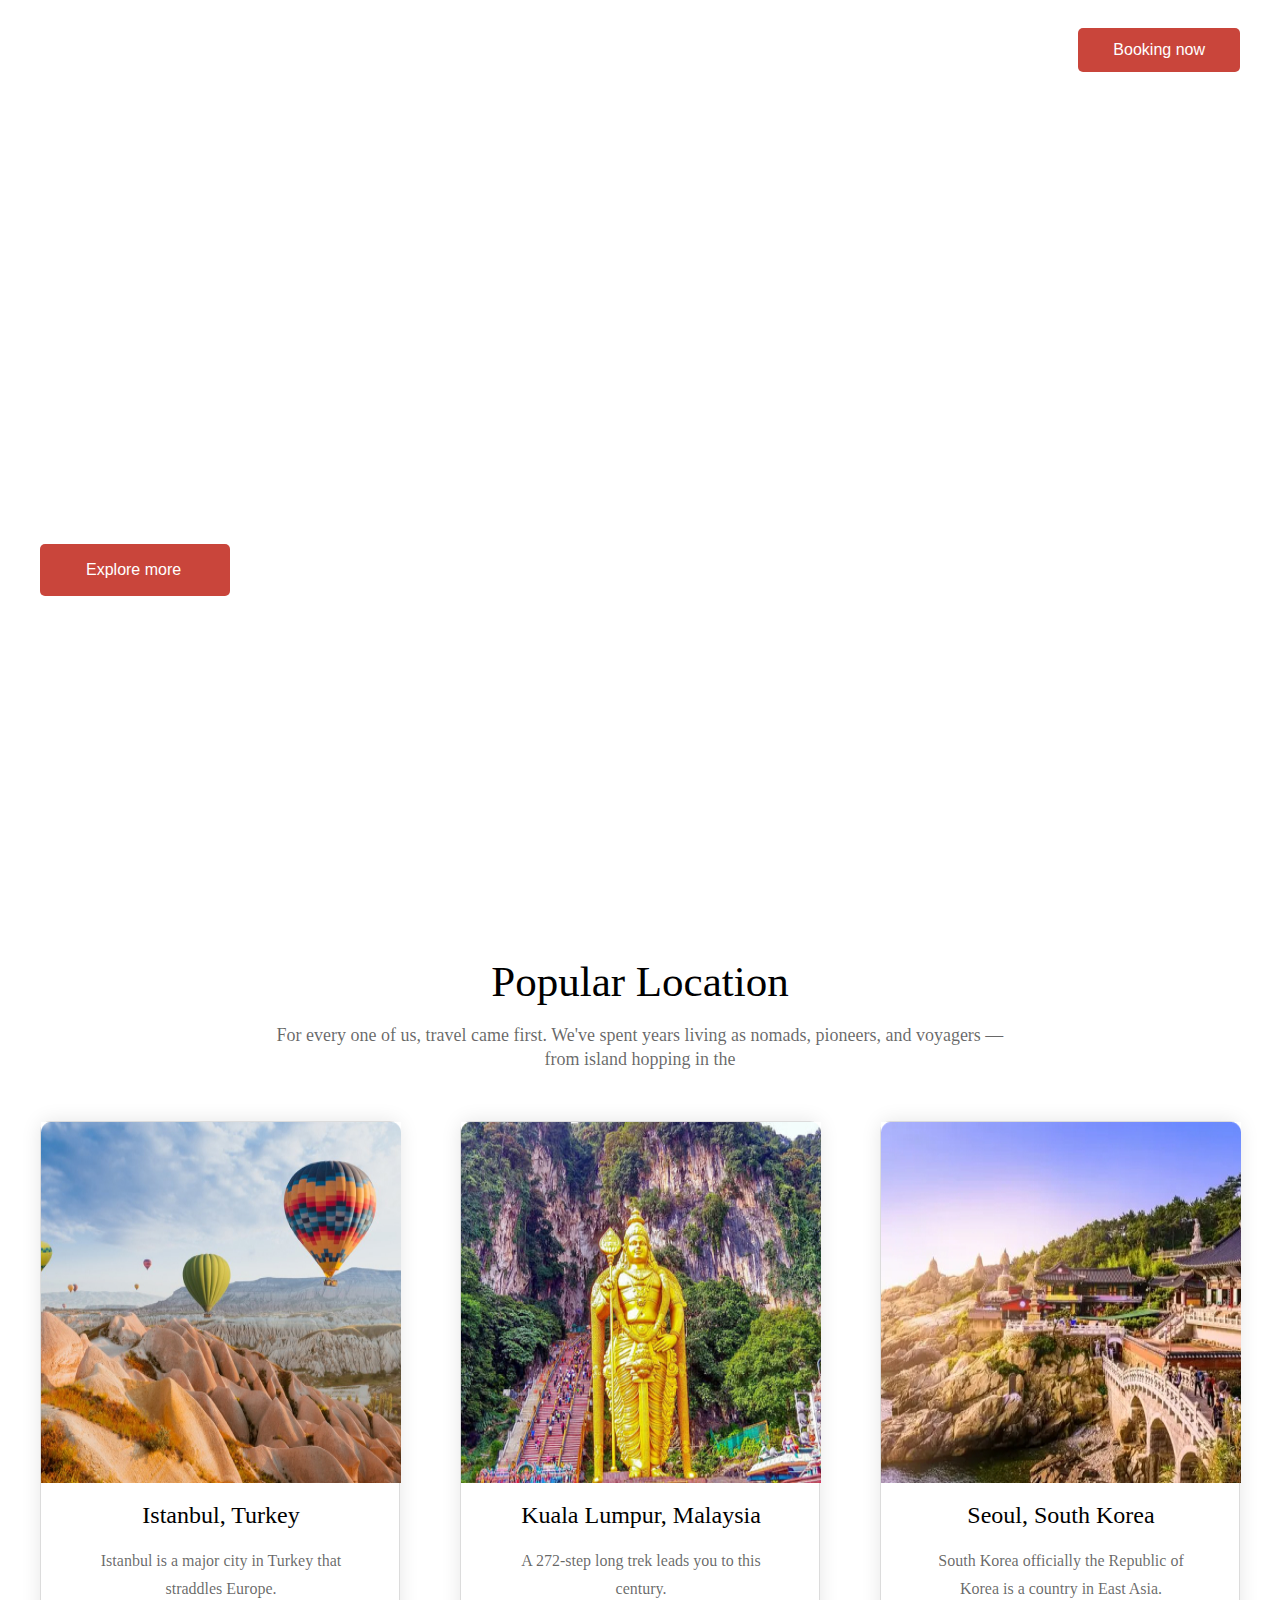
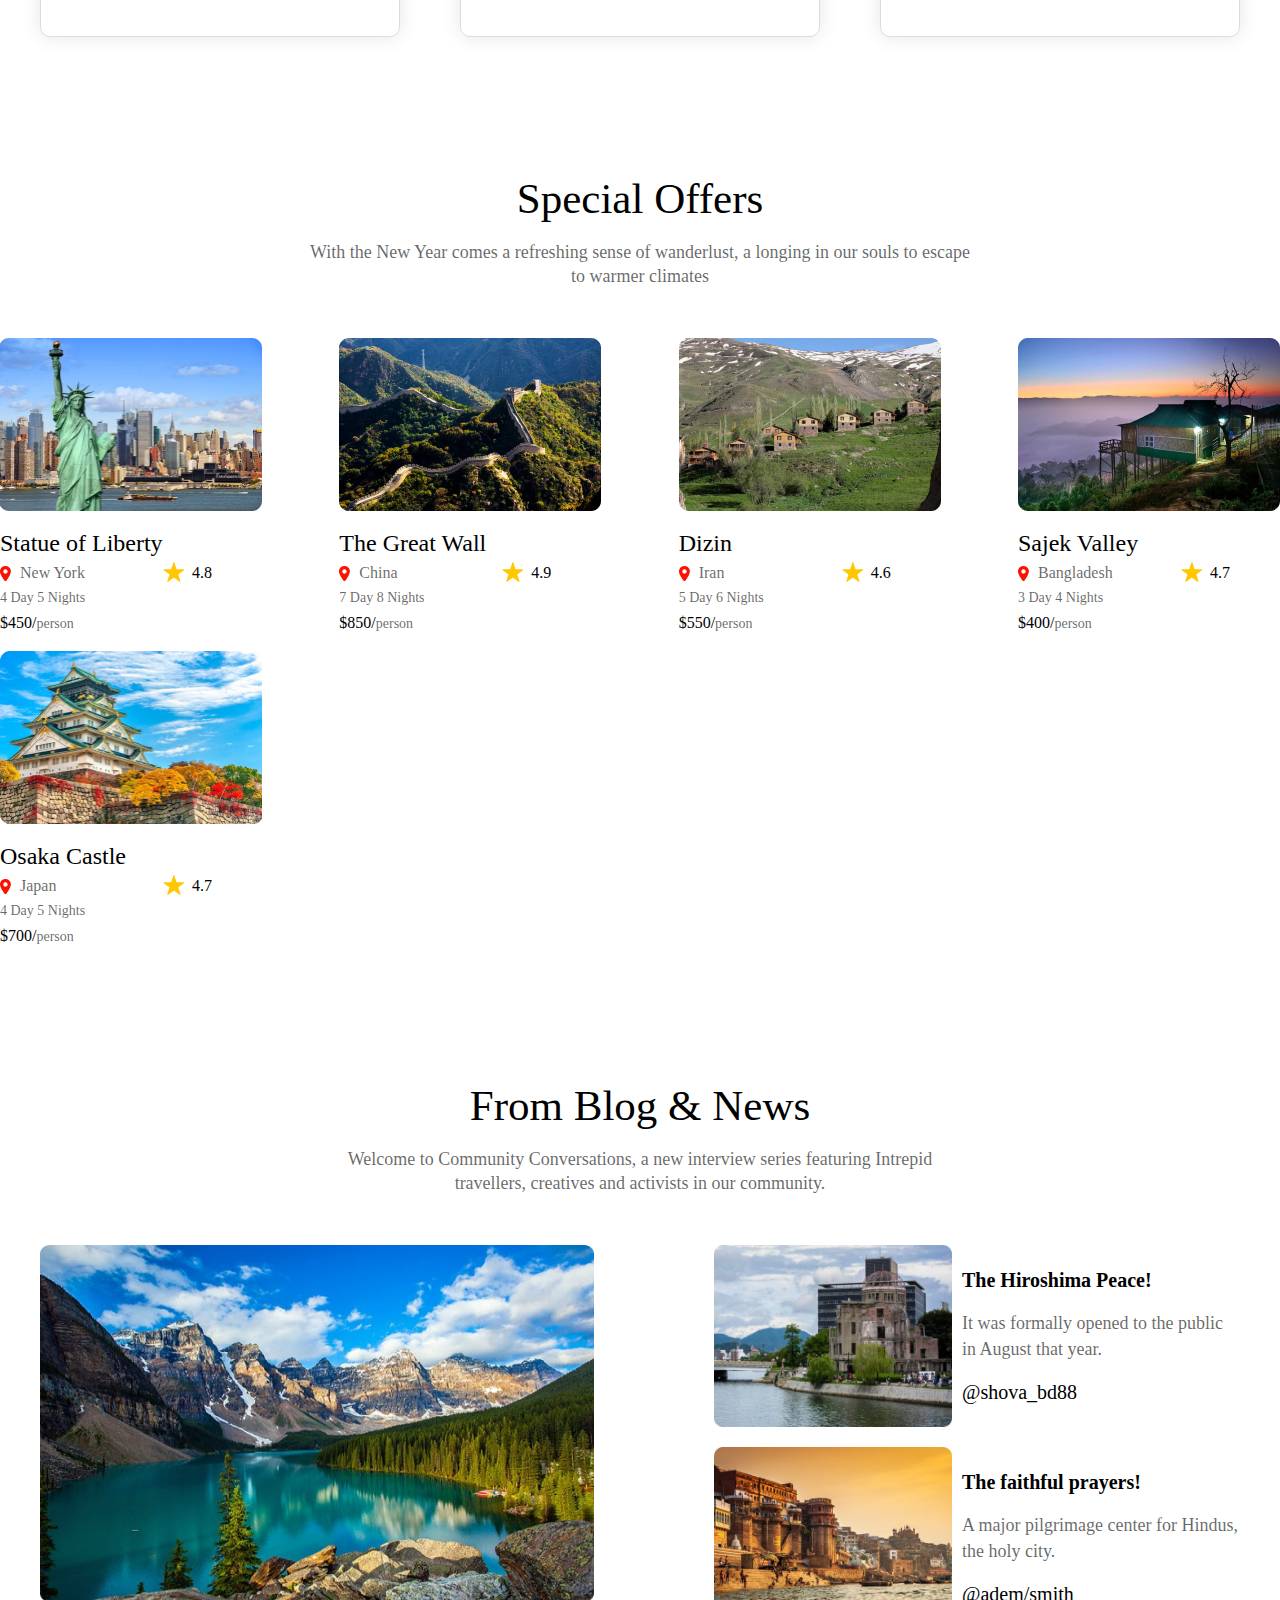
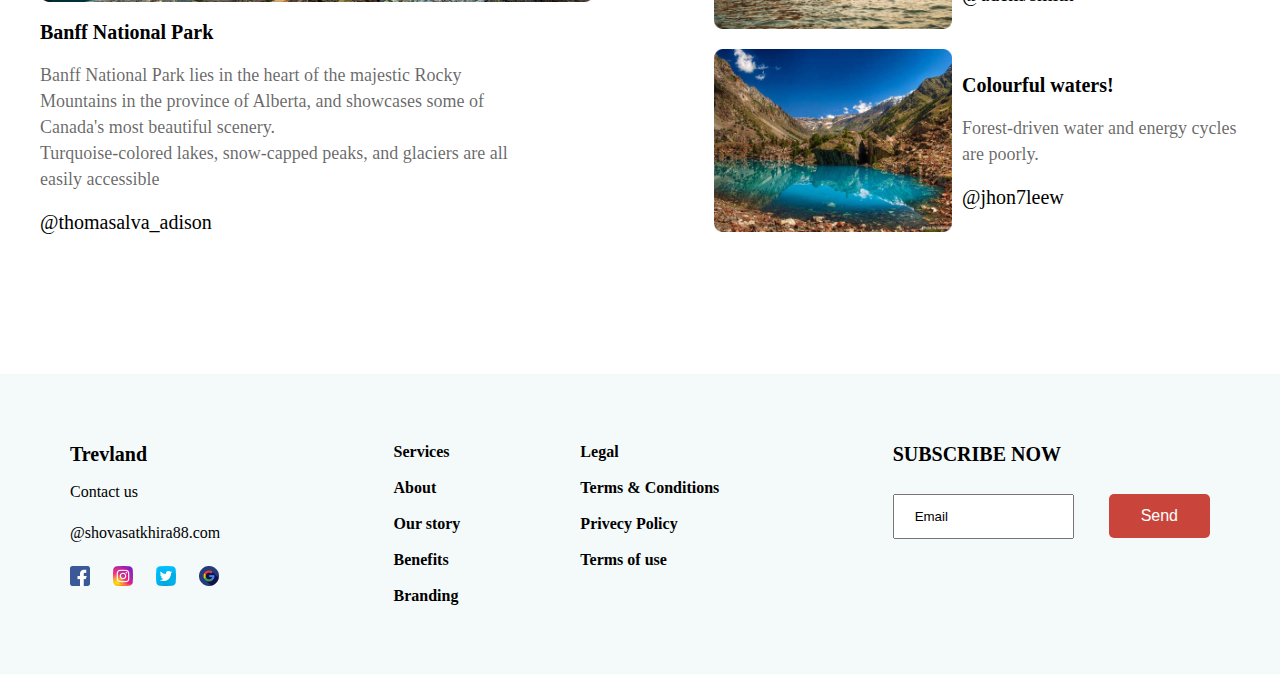
<file: index.html>
<!DOCTYPE html>
<html lang="en">

<head>
  <meta charset="UTF-8">
  <meta name="viewport" content="width=device-width, initial-scale=1.0">
  <link rel="preload" href="fonts/ribeyeregular.woff" as="font">
  <link rel="preload" href="fonts/ribeyeregular.woff2" as="font">
  <link rel="preload" href="fonts/robotomedium.woff" as="font">
  <link rel="preload" href="fonts/robotomedium.woff2" as="font">
  <link rel="preload" href="fonts/robotoregular.woff" as="font">
  <link rel="preload" href="fonts/robotoregular.woff2" as="font">
  <link rel="preload" href="fonts/gelasiobold.woff" as="font">
  <link rel="preload" href="fonts/gelasiobold.woff2" as="font">
  <link href="css/reset.css" rel="stylesheet">
  <link href="css/style.css" rel="stylesheet">
  <title>Trevland</title>
</head>

<body>

  <header class="header wrapper">
    <a href="index.html" class="header__link">
      <span class="header__text">Trevland</span>
    </a>
    <nav class="nav">
      <a href="home.html" class="nav__link">Home</a>
      <a href="location.html" class="nav__link">Location</a>
      <a href="blog.html" class="nav__link">Blog</a>
      <a href="about.html" class="nav__link">About</a>
      <a href="contact.html" class="nav__link">Contact</a>
    </nav>
    <a href="booking.html" class="booking-link link">Booking now</a>
  </header>

  <main class="page-main">
    <div class="main-back wrapper">
      <h1 class="main-back__title">Railtrips To Here,
        <br>
        There And Everywhere!</h1>
      <p class="main-back__text">
        We all wish to start our year the best way possible and also
        according to a common belief if you have a great start to your.
      </p>
      <a href="explore.html" class="explore-link link">Explore more</a>
    </div>

    <section class="location wrapper">
      <div class="location__wrap">
        <h2 class="location__title">Popular Location</h2>
        <p class="location__description">For every one of us, travel came first.
          We've spent years living as nomads, pioneers, and voyagers —
          from island hopping in the</p>
      </div>

      <div class="place">
        <div class="place__example">
          <img src="img/istanbul.jpg" alt="Photo of Istanbul" class="place__image" width="360px" height="361px"></img>
          <h3 class="place__title">Istanbul, Turkey</h3>
          <p class="place__text">Istanbul is a major city in Turkey that straddles Europe.</p>
        </div>

        <div class="place__example">
          <img src="img/kualalumpur.jpg" alt="Photo of Kuala Lumpur" class="place__image" width="360px"
            height="361px"></img>
          <h3 class="place__title">Kuala Lumpur, Malaysia</h3>
          <p class="place__text">A 272-step long trek leads you to this century.</p>
        </div>

        <div class="place__example">
          <img src="img/seoul.jpg" alt="Photo of Seoul" class="place__image" width="360px" height="361px"></img>
          <h3 class="place__title">Seoul, South Korea</h3>
          <p class="place__text">South Korea officially the Republic of Korea is a country in East Asia.</p>
        </div>
      </div>
    </section>

    <section class="offers">
      <div class="offers__wrap wrapper">
        <h2 class="offers__title">Special Offers</h2>
        <p class="offers__description">With the New Year comes a
          refreshing sense of wanderlust, a longing in our souls
          to escape to warmer climates</p>
      </div>

      <div class="place-list">
        <div class="place-list__wrap">
          <img src="img/statueofliberty.jpg" alt="Photo Statue of Liberty, USA" width="262px" height="173px">
          <div class="place-list__description">
            <h3 class="place-list__title">Statue of Liberty</h3>
            <div class="place-list__place place">
              <span class="place__location">New York</span>
              <span class="place__rating">4.8</span>
            </div>
            <span class="place-list__period">4 Day 5 Nights</span>
            <p class="place-list__price">$450/<span class="offers-example__price--opacity">person</span></p>
          </div>
        </div>

        <div class="place-list__wrap">
          <img src="img/thegreatwall.jpg" alt="Photo Statue of Liberty, USA" width="262px" height="173px">
          <div class="place-list__description">
            <h3 class="place-list__title">The Great Wall</h3>
            <div class="place-list__place place">
              <span class="place__location">China</span>
              <span class="place__rating">4.9</span>
            </div>
            <span class="place-list__period">7 Day 8 Nights</span>
            <p class="place-list__price">$850/<span class="offers-example__price--opacity">person</span></p>
          </div>
        </div>

        <div class="place-list__wrap">
          <img src="img/dizin.jpg" alt="Photo Statue of Liberty, USA" width="262px" height="173px">
          <div class="place-list__description">
            <h3 class="place-list__title">Dizin</h3>
            <div class="place-list__place place">
              <span class="place__location">Iran</span>
              <span class="place__rating">4.6</span>
            </div>
            <span class="place-list__period">5 Day 6 Nights</span>
            <p class="place-list__price">$550/<span class="offers-example__price--opacity">person</span></p>
          </div>
        </div>

        <div class="place-list__wrap">
          <img src="img/sajekvalley.jpg" alt="Photo Statue of Liberty, USA" width="262px" height="173px">
          <div class="place-list__description">
            <h3 class="place-list__title">Sajek Valley</h3>
            <div class="place-list__place place">
              <span class="place__location">Bangladesh</span>
              <span class="place__rating">4.7</span>
            </div>
            <span class="place-list__period">3 Day 4 Nights</span>
            <p class="place-list__price">$400/<span class="offers-example__price--opacity">person</span></p>
          </div>
        </div>

        <div class="place-list__wrap">
          <img src="img/osaka.jpg" alt="Photo Statue of Liberty, USA" width="262px" height="173px">
          <div class="place-list__description">
            <h3 class="place-list__title">Osaka Castle</h3>
            <div class="place-list__place place">
              <span class="place__location">Japan</span>
              <span class="place__rating">4.7</span>
            </div>
            <span class="place-list__period">4 Day 5 Nights</span>
            <p class="place-list__price">$700/<span class="offers-example__price--opacity">person</span></p>
          </div>
        </div>
      </div>
    </section>

    <section class="blog wrapper">
      <div class="blog__wrap wrapper">
        <h2 class="blog__title">From Blog & News</h2>
        <p class="blog__description">Welcome to Community Conversations,
          a new interview series featuring Intrepid travellers,
          creatives and activists in our community.</p>
      </div>

      <div class="blog-list">
        <div class="blog-list__main">
          <img src="img/banffnationalpark.jpg" class="blog-list__img" alt="Photo of Banff National Park" width="554px"
            height="357px">
          <h3 class="blog-list__title">Banff National Park</h3>
          <p class="blog-list__text">Banff National Park lies in the
            heart of the majestic Rocky Mountains in the province of
            Alberta, and showcases some of Canada's most beautiful
            scenery.
            <br>
            Turquoise-colored lakes, snow-capped peaks, and
            glaciers are all easily accessible
          </p>
          <span class="blog-list__nickname--bold">@thomasalva_adison</span>
        </div>

        <div class="card">
          <div class="card__wrap">
            <img src="img/thehiroshimapeace.jpg" class="card__img" alt="Photo of Hiroshima" width="238px">
            <div class="card__item">
              <h3 class="card__title">The Hiroshima Peace!</h3>
              <p class="card__text">It was formally opened to the public in August that year.</p>
              <span class="card__nickname">@shova_bd88</span>
            </div>
          </div>

          <div class="card">
            <div class="card__wrap">
              <img src="img/thefaithfulprayers.jpg" class="card__img" alt="Photo of The faithful prayers!"
                width="238px">
              <div class="card__item">
                <h3 class="card__title">The faithful prayers!</h3>
                <p class="card__text">A major pilgrimage center for Hindus, the holy city.</p>
                <span class="card__nickname">@adem/smith</span>
              </div>
            </div>
          </div>

          <div class="card">
            <div class="card__wrap">
              <img src="img/naltarlake.jpg" class="card__img" alt="Photo of Naltar Lake" width="238px">
              <div class="card__item">
                <h3 class="card__title">Colourful waters!</h3>
                <p class="card__text">Forest-driven water and energy cycles are poorly.</p>
                <span class="card__nickname">@jhon7leew</span>
              </div>
            </div>
          </div>

        </div>
      </div>
    </section>
  </main>

  <footer class="page-footer__wrap">
    <div class="page-footer wrapper">
      <div class="page-footer__social-contact">
        <span class="page-footer__title">Trevland</span>
        <div class="page-footer__social-wrap">
          <p class="page-footer__text">Contact us</p>
          <span class="page-footer__email-address">@shovasatkhira88.com</span>
          <div class="page-footer__list">
            <a href="" class="page-footer__link"><img src="img/icon-fb.png" class="page-footer__link-icon"
                alt="Facebook icon" width="20px"></a>
            <a href="" class="page-footer__link"><img src="img/icon-ig.png" class="page-footer__link-icon"
                alt="Instagram icon" width="20px"></a>
            <a href="" class="page-footer__link"><img src="img/icon-twitter.png" class="page-footer__link-icon"
                alt="Twitter icon" width="20px"></a>
            <a href="" class="page-footer__link"><img src="img/icon-google.png" class="page-footer__link-icon"
                alt="Google icon" width="20px"></a>
          </div>
        </div>
      </div>

      <div class="page-footer__info">
        <div class="page-footer__block">
          <a href="#" class="page-footer__item">Services</a>
          <a href="#" class="page-footer__item">About</a>
          <a href="#" class="page-footer__item">Our story</a>
          <a href="#" class="page-footer__item">Benefits</a>
          <a href="#" class="page-footer__item">Branding</a>
        </div>
        <div class="page-footer__block">
          <a href="#" class="page-footer__item">Legal</a>
          <a href="#" class="page-footer__item">Terms & Conditions</a>
          <a href="#" class="page-footer__item">Privecy Policy</a>
          <a href="#" class="page-footer__item">Terms of use</a>
        </div>
      </div>

      <div class="page-footer__block-email">
        <div class="page-footer__block-wrap">
          <label for="email" class="page-footer__label">SUBSCRIBE NOW</label>
          <input type="email text" class="page-footer__input" placeholder="Email" size="15" />
        </div>
        <button class="page-footer__button link">Send</button>
      </div>
    </div>
  </footer>
</body>

</html>
</file>
<file: css/style.css>
/* font-family: 'Gelasio', serif;
font-family: 'Ribeye', serif;
font-family: 'Roboto', sans-serif; */

/* Variables */

:root {
    --basic-white: #fff;
    --basic-black: #000;
    --basic-red: #c9453b;
    --basic-opacity-black: rgba(0, 0, 0, 0.6);
    --basic-opacity-white: rgba(255, 255, 255, 0.6);
    --basic-background: rgba(38, 148, 153, 0.05);
}

/* Global */

* {
    box-sizing: border-box;
}

::after,
::before {
    box-sizing: inherit;
}
git init body {
    font-family: 'Roboto', sans-serif;
    font-weight: 400;
    background-image: url(../img/headerback.jpg);
    background-position-y: 0;
    background-repeat: no-repeat;
    background-size: cover;
    height: 100%;
}

/* Fonts */

@font-face {
    font-display: swap;
    font-family: 'RibeyeRegular';
    src: local('ribeyeregular'), url(../fonts/ribeyeregular.woff2) format('woff2'), url(../fonts/ribeyeregular.woff) format('woff');
    font-weight: 400;
}

@font-face {
    font-display: swap;
    font-family: 'RobotoMedium';
    src: local('robotomedium'), url(../fonts/robotomedium.woff2) format('woff2'), url(../fonts/robotomedium.woff) format('woff');
    font-weight: 500;
}

@font-face {
    font-display: swap;
    font-family: 'RobotoRegular';
    src: local('robotoregular'), url(../fonts/robotoregular.woff2) format('woff2'), url(../fonts/robotoregular.woff) format('woff');
    font-weight: 400;
}

@font-face {
    font-display: swap;
    font-family: 'GelasioBold';
    src: local('gelasiobold'), url(../fonts/gelasiobold.woff2) format('woff2'), url(../fonts/gelasiobold.woff) format('woff');
    font-weight: 700;
}

.wrapper {
    max-width: 1200px;
    min-width: 640px;
    margin: 0 auto;
}

/* Header */

.header {
    display: flex;
    justify-content: space-between;
    flex-wrap: wrap;
    align-items: center;
    height: 100px;
    margin-bottom: 160px;
}

.header__link {
    text-decoration: none;
}

.header__text {
    font-family: 'Ribeye', serif;
    font-size: 24px;
    color: var(--basic-white);
}

.nav {
    display: flex;
    flex-wrap: wrap;
    gap: 45px;
    font-family: 'Roboto', sans-serif;
    font-weight: 500;
    font-size: 18px;
    max-width: 556px;
}

.link {
    text-decoration: none;
    font-family: 'Roboto', sans-serif;
    font-size: 16px;
    color: var(--basic-white);
    background-color: var(--basic-red);
    cursor: pointer;
    border-radius: 5px;
    transition: 0.3s;
}

.link:hover {
    background-color: #d9766f;
    transform: scale(1.1);
}

.link:active {
    background-color: #7a1c15;
    box-shadow: inset 0 0 30px rgba(198, 14, 14, 0.8);
}

.nav__link {
    text-decoration: none;
    color: var(--basic-white);
}

.booking-link {
    padding: 14px 35px;
}

/* Main page */

.main-back {
    display: flex;
    flex-direction: column;
    gap: 35px;
    flex-wrap: wrap;
    margin-bottom: 364px;
}

.main-back__title {
    font-family: 'Gelasio', serif;
    font-size: 65px;
    font-weight: 700;
    color: var(--basic-white);
    max-width: 790px;
}

.main-back__text {
    font-family: 'Roboto', sans-serif;
    font-weight: 400;
    font-size: 18px;
    line-height: 28px;
    color: var(--basic-opacity-white);
    padding-right: 735px;
}

.explore-link {
    font-size: 16px;
    padding: 18px 46px;
    width: 190px;
}

/* Section location */

.location {
    margin-bottom: 140px;
}

.location__wrap {
    display: flex;
    flex-direction: column;
    gap: 20px;
    flex-wrap: wrap;
    text-align: center;
    max-width: 735px;
    margin: 0 auto;
    margin-bottom: 50px;
}

.location__title {
    font-family: 'Gelasio', serif;
    font-size: 43px;
}

.location__description {
    font-size: 18px;
    line-height: 24px;
    color: var(--basic-opacity-black);
}

.place {
    display: flex;
    justify-content: space-between;
    text-align: center;
}

.place__example {
    display: flex;
    flex-direction: column;
    gap: 20px;
    flex-wrap: wrap;
    width: 360px;
    border: 1px solid rgb(220, 220, 220);
    border-radius: 10px;
    box-shadow: 0 0 20px rgba(0, 0, 0, 0.1);
}

.place__title {
    font-family: 'Gelasio', serif;
    font-size: 24px;
}

.place__text {
    font-size: 16px;
    line-height: 28px;
    color: var(--basic-opacity-black);
    padding: 0 49px;
    padding-bottom: 33px;
}

/* Section offers */

.offers {
    margin-bottom: 140px;
}

.offers__wrap {
    display: flex;
    flex-direction: column;
    gap: 20px;
    flex-wrap: wrap;
    text-align: center;
    max-width: 735px;
    margin: 0 auto;
    margin-bottom: 50px;
}

.offers__title {
    font-family: 'Gelasio', serif;
    font-size: 43px;
}

.offers__description {
    font-size: 18px;
    line-height: 24px;
    color: var(--basic-opacity-black);
    padding: 0 35px;
}

.place-list {
    display: flex;
    justify-content: space-between;
    gap: 20px;
    flex-wrap: wrap;
}

.place-list__wrap {
    display: flex;
    flex-direction: column;
    gap: 20px;
    flex-wrap: wrap;
}

.place-list__description {
    display: flex;
    flex-wrap: wrap;
    flex-direction: column;
    gap: 10px;
    position: relative;
    max-width: 262px;
    padding-right: 50px;
}

.place-list__title {
    font-family: 'Gelasio', serif;
    font-size: 24px;
}

.place__location {
    color: var(--basic-opacity-black);
    padding-left: 20px;
}

.place__location::before {
    content: '';
    position: absolute;
    top: 35px;
    left: 0;
    width: 11px;
    height: 15px;
    background-image: url(../img/icon-location.png);
    background-repeat: no-repeat;
}

.place-list__period,
.offers-example__price--opacity {
    font-size: 14px;
    color: var(--basic-opacity-black);
}

.place__rating::before {
    content: '';
    position: absolute;
    top: 31px;
    right: 75px;
    width: 24px;
    height: 24px;
    background-image: url(../img/icon-star.png);
    background-repeat: no-repeat;
}

/* Section Blog */

.blog {
    margin-bottom: 142px;
}

.blog__wrap {
    display: flex;
    flex-direction: column;
    gap: 20px;
    flex-wrap: wrap;
    text-align: center;
    max-width: 735px;
    margin: 0 auto;
    margin-bottom: 50px;
}

.blog__title {
    font-family: 'Gelasio', serif;
    font-size: 43px;
}

.blog__description {
    font-size: 18px;
    line-height: 24px;
    color: var(--basic-opacity-black);
    padding: 0 54px;
}

.blog-list {
    display: flex;
    justify-content: space-between;
}

.blog-list__main {
    display: flex;
    flex-direction: column;
    gap: 20px;
    max-width: 554px;
}

.blog-list__title {
    font-family: 'Gelasio', serif;
    font-size: 20px;
    font-weight: 700;
}

.blog-list__text {
    font-size: 18px;
    line-height: 26px;
    padding-right: 85px;
    color: var(--basic-opacity-black);
}

.blog-list__nickname--bold {
    font-size: 20px;
    font-weight: 500;
}

.card {
    display: flex;
    flex-direction: column;
    gap: 20px;
}

.card__wrap {
    display: flex;
    gap: 10px;
    max-width: 526px;
}

.card__item {
    display: flex;
    flex-direction: column;
    gap: 20px;
    justify-content: center;
}

.card__title {
    font-family: 'Gelasio', serif;
    font-size: 20px;
    font-weight: 700;
}

.card__text {
    font-size: 18px;
    line-height: 26px;
    color: var(--basic-opacity-black);
}

.card__nickname {
    font-size: 20px;
}

/* Footer */

.page-footer__wrap {
    background-color: var(--basic-background);
    padding: 70px 70px;
}

.page-footer {
    display: flex;
    justify-content: space-between;
    flex-wrap: wrap;
}

.page-footer__social-contact {
    display: flex;
    flex-direction: column;
    flex-wrap: wrap;
    gap: 20px;
}

.page-footer__title {
    font-family: 'Ribeye', serif;
    font-size: 20px;
    font-weight: 600;
}

.page-footer__social-wrap {
    display: flex;
    flex-direction: column;
    flex-wrap: wrap;
    gap: 25px;
}
.page-footer__text,
.page-footer__email-address {
    font-size: 16px;
}

.page-footer__list {
    display: flex;
    gap: 23px;
}

.page-footer__info {
    display: flex;
    justify-content: space-between;
    flex-wrap: wrap;
    gap: 120px;
}

.page-footer__block {
    display: flex;
    flex-direction: column;
    flex-wrap: wrap;
    gap: 20px;
}

.page-footer__item {
    text-decoration: none;
    font-size: 16px;
    font-weight: 600;
    color: var(--basic-black);
}

.page-footer__block-email {
    display: flex;
    justify-content: space-between;
    flex-wrap: wrap;
    gap: 35px;
}

.page-footer__block-wrap {
    display: flex;
    flex-direction: column;
    flex-wrap: wrap;
    gap: 30px;
}

.page-footer__label {
    font-size: 20px;
    font-weight: 600;
}

.page-footer__input {
    padding: 13px 20px;
}

input::-webkit-input-placeholder {
    color: var(--basic-black);
}

.page-footer__button {
    padding: 10px 32px;
    height: 44px;
    border: none;
    outline: none;
    margin-top: 50px;
}
</file>
